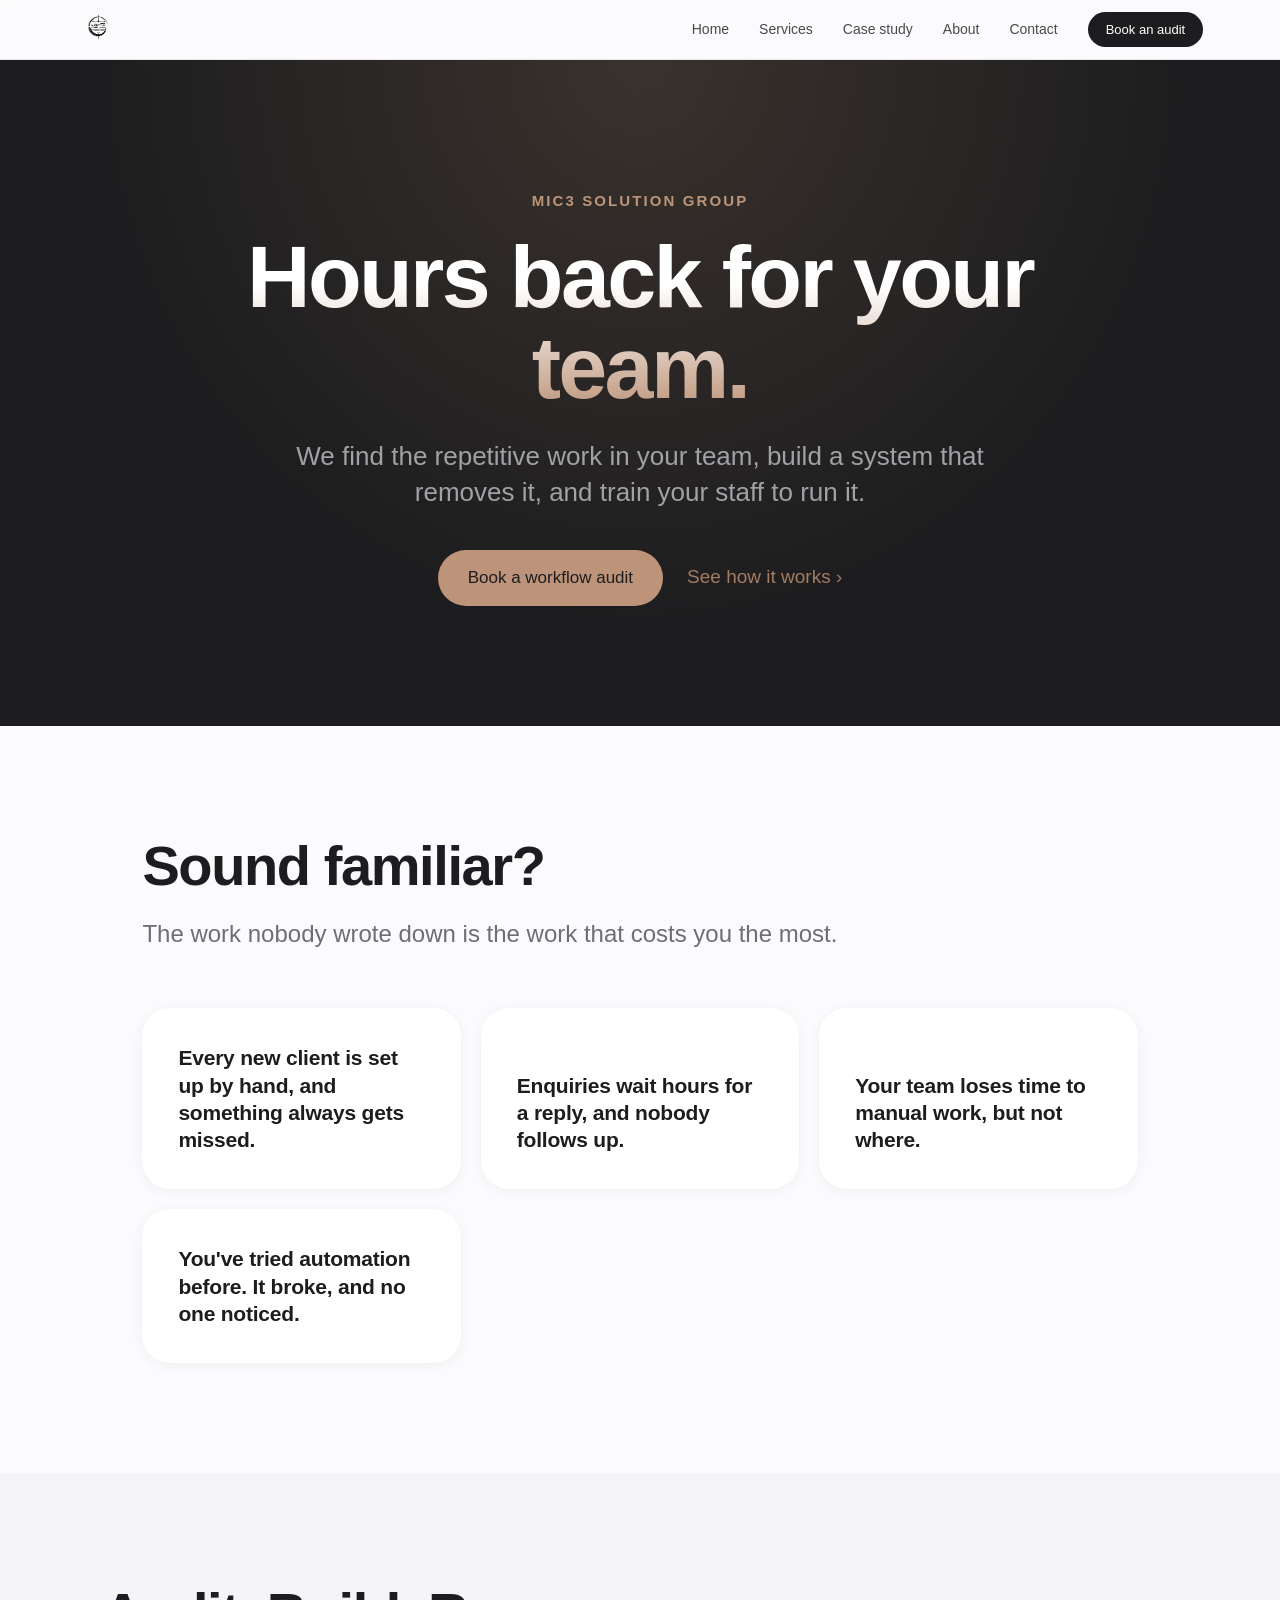
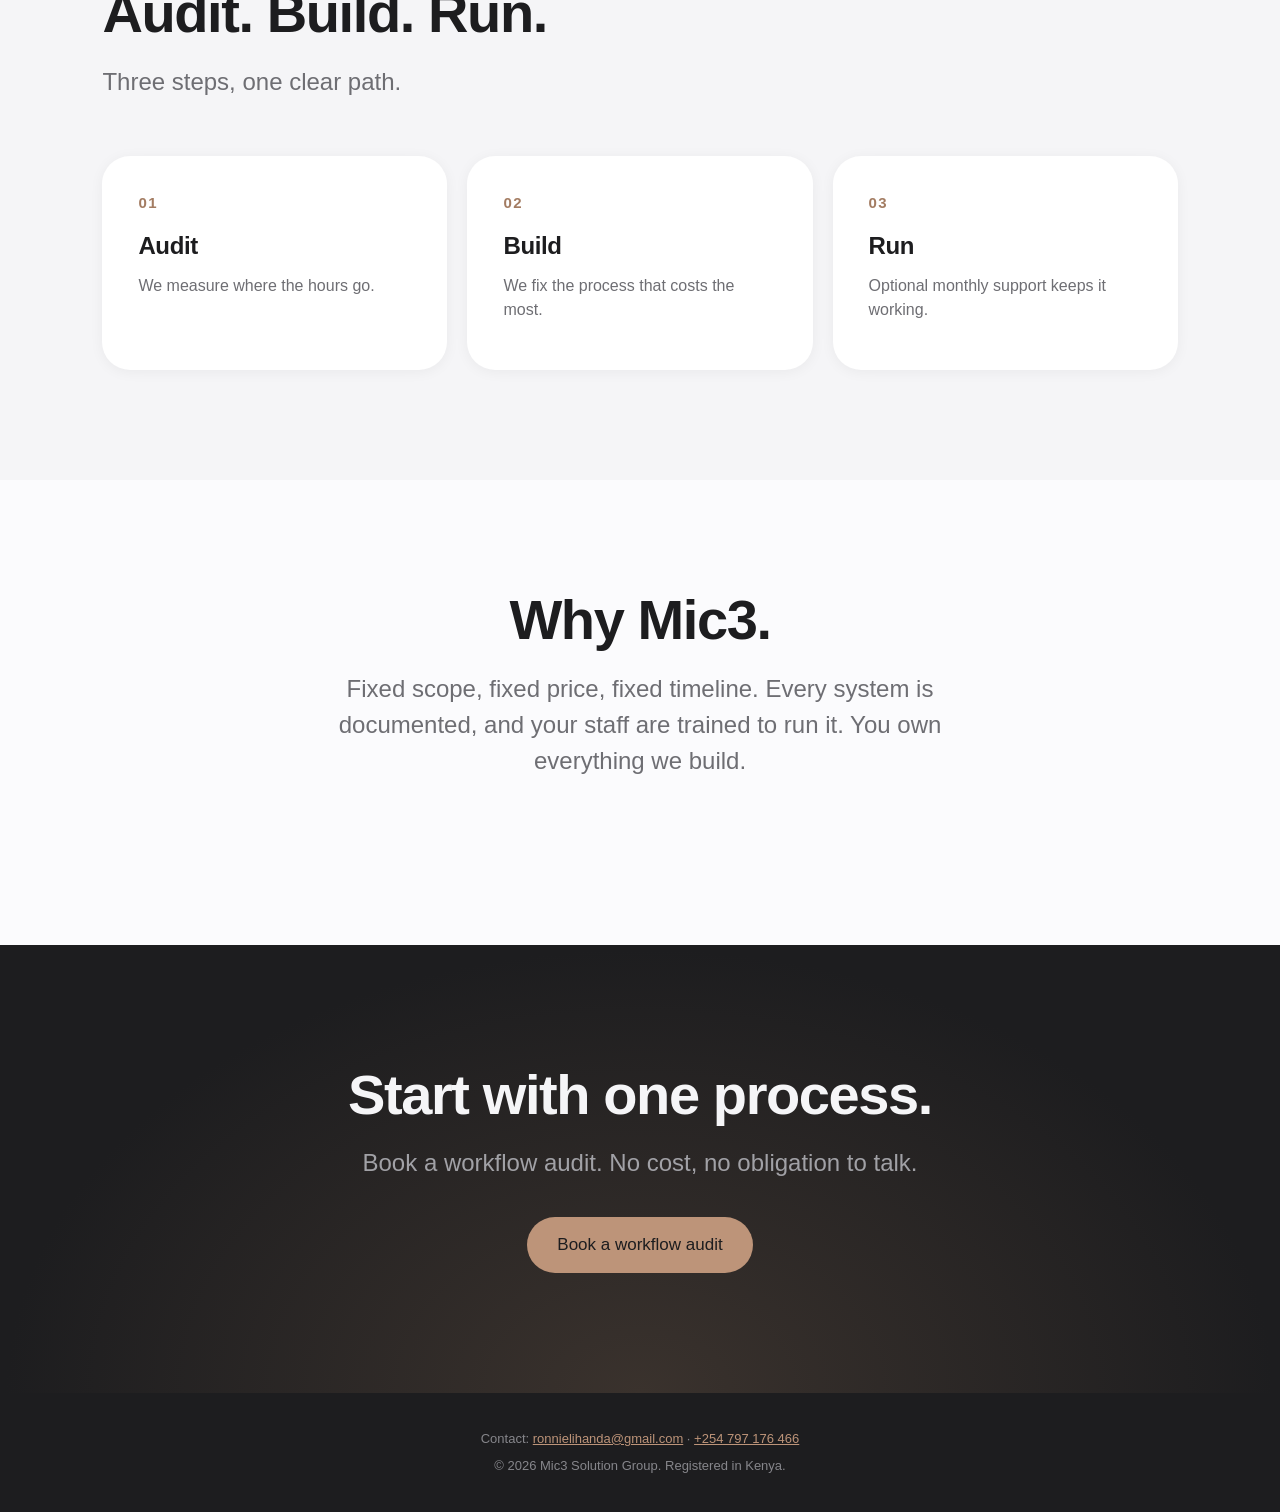
<file: index.html>
<!doctype html><html lang="en"><head><meta charset="utf-8"><meta name="viewport" content="width=device-width,initial-scale=1"><title>Mic3 Solution Group</title><link rel="stylesheet" href="style.css"></head><body><header><a href="index.html"><img src="assets/logo-black.png" alt="Mic3 Solution Group"></a><nav><a href="index.html">Home</a><a href="services.html">Services</a><a href="case-study.html">Case study</a><a href="about.html">About</a><a href="contact.html">Contact</a><a class="btn" href="book-an-audit.html">Book an audit</a></nav></header>
<div class="hero"><p class="eyebrow">Mic3 Solution Group</p><h1>Hours back for your team.</h1><p class="sub">We find the repetitive work in your team, build a system that removes it, and train your staff to run it.</p><a class="btn copper" href="book-an-audit.html">Book a workflow audit</a><a class="link" href="#how">See how it works &rsaquo;</a></div>
<section class="pain"><h2 class="reveal">Sound familiar?</h2><p class="lead reveal">The work nobody wrote down is the work that costs you the most.</p><div class="grid">
<div class="card reveal">Every new client is set up by hand, and something always gets missed.</div><div class="card reveal">Enquiries wait hours for a reply, and nobody follows up.</div><div class="card reveal">Your team loses time to manual work, but not where.</div><div class="card reveal">You've tried automation before. It broke, and no one noticed.</div></div></section>
<section class="full" id="how"><div><h2 class="reveal">Audit. Build. Run.</h2><p class="lead reveal">Three steps, one clear path.</p><div class="grid">
<div class="card reveal"><div class="num">01</div><h3>Audit</h3><p>We measure where the hours go.</p></div><div class="card reveal"><div class="num">02</div><h3>Build</h3><p>We fix the process that costs the most.</p></div><div class="card reveal"><div class="num">03</div><h3>Run</h3><p>Optional monthly support keeps it working.</p></div></div></div></section>
<section class="center"><h2 class="reveal">Why Mic3.</h2><p class="lead reveal">Fixed scope, fixed price, fixed timeline. Every system is documented, and your staff are trained to run it. You own everything we build.</p></section>
<section class="cta"><h2 class="reveal">Start with one process.</h2><p class="lead reveal">Book a workflow audit. No cost, no obligation to talk.</p><a class="btn copper" href="book-an-audit.html">Book a workflow audit</a></section>
<footer><p style="margin:0 0 8px">Contact: <a href="mailto:ronnielihanda@gmail.com" style="color:#bd9479">ronnielihanda@gmail.com</a> &middot; <a href="tel:+254797176466" style="color:#bd9479">+254 797 176 466</a></p>&copy; 2026 Mic3 Solution Group. Registered in Kenya.</footer><script src="script.js"></script></body></html>
</file>
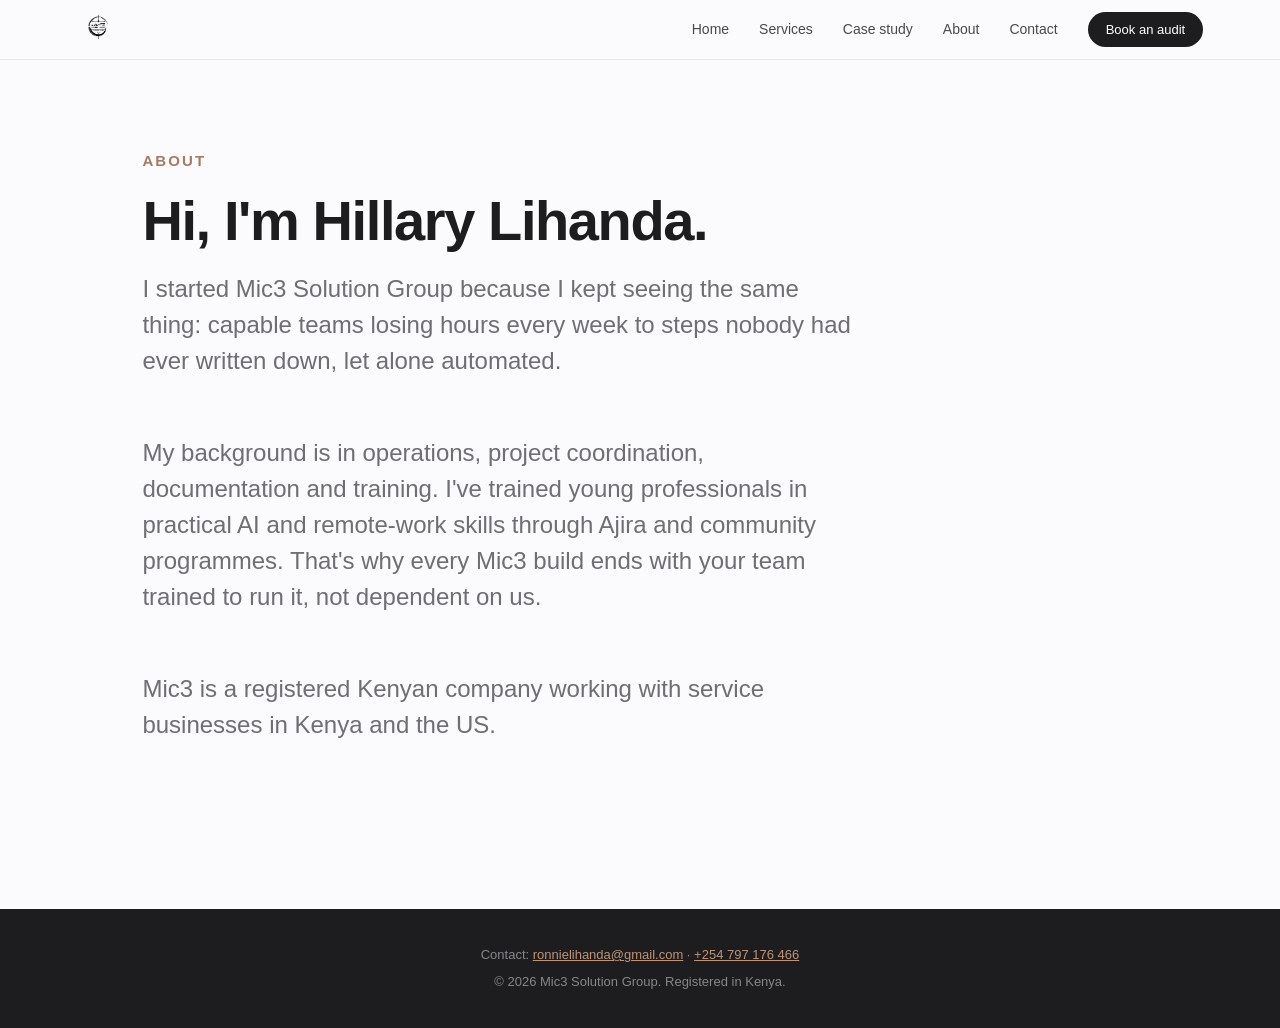
<file: about.html>
<!doctype html><html lang="en"><head><meta charset="utf-8"><meta name="viewport" content="width=device-width,initial-scale=1"><title>Mic3 Solution Group</title><link rel="stylesheet" href="style.css"></head><body><header><a href="index.html"><img src="assets/logo-black.png" alt="Mic3 Solution Group"></a><nav><a href="index.html">Home</a><a href="services.html">Services</a><a href="case-study.html">Case study</a><a href="about.html">About</a><a href="contact.html">Contact</a><a class="btn" href="book-an-audit.html">Book an audit</a></nav></header>
<section class="page"><p class="eyebrow" style="color:var(--copper-d)">About</p><h2 class="reveal">Hi, I'm Hillary Lihanda.</h2><p class="lead reveal">I started Mic3 Solution Group because I kept seeing the same thing: capable teams losing hours every week to steps nobody had ever written down, let alone automated.</p><p class="lead reveal">My background is in operations, project coordination, documentation and training. I've trained young professionals in practical AI and remote-work skills through Ajira and community programmes. That's why every Mic3 build ends with your team trained to run it, not dependent on us.</p><p class="lead reveal">Mic3 is a registered Kenyan company working with service businesses in Kenya and the US.</p></section>
<footer><p style="margin:0 0 8px">Contact: <a href="mailto:ronnielihanda@gmail.com" style="color:#bd9479">ronnielihanda@gmail.com</a> &middot; <a href="tel:+254797176466" style="color:#bd9479">+254 797 176 466</a></p>&copy; 2026 Mic3 Solution Group. Registered in Kenya.</footer><script src="script.js"></script></body></html>
</file>
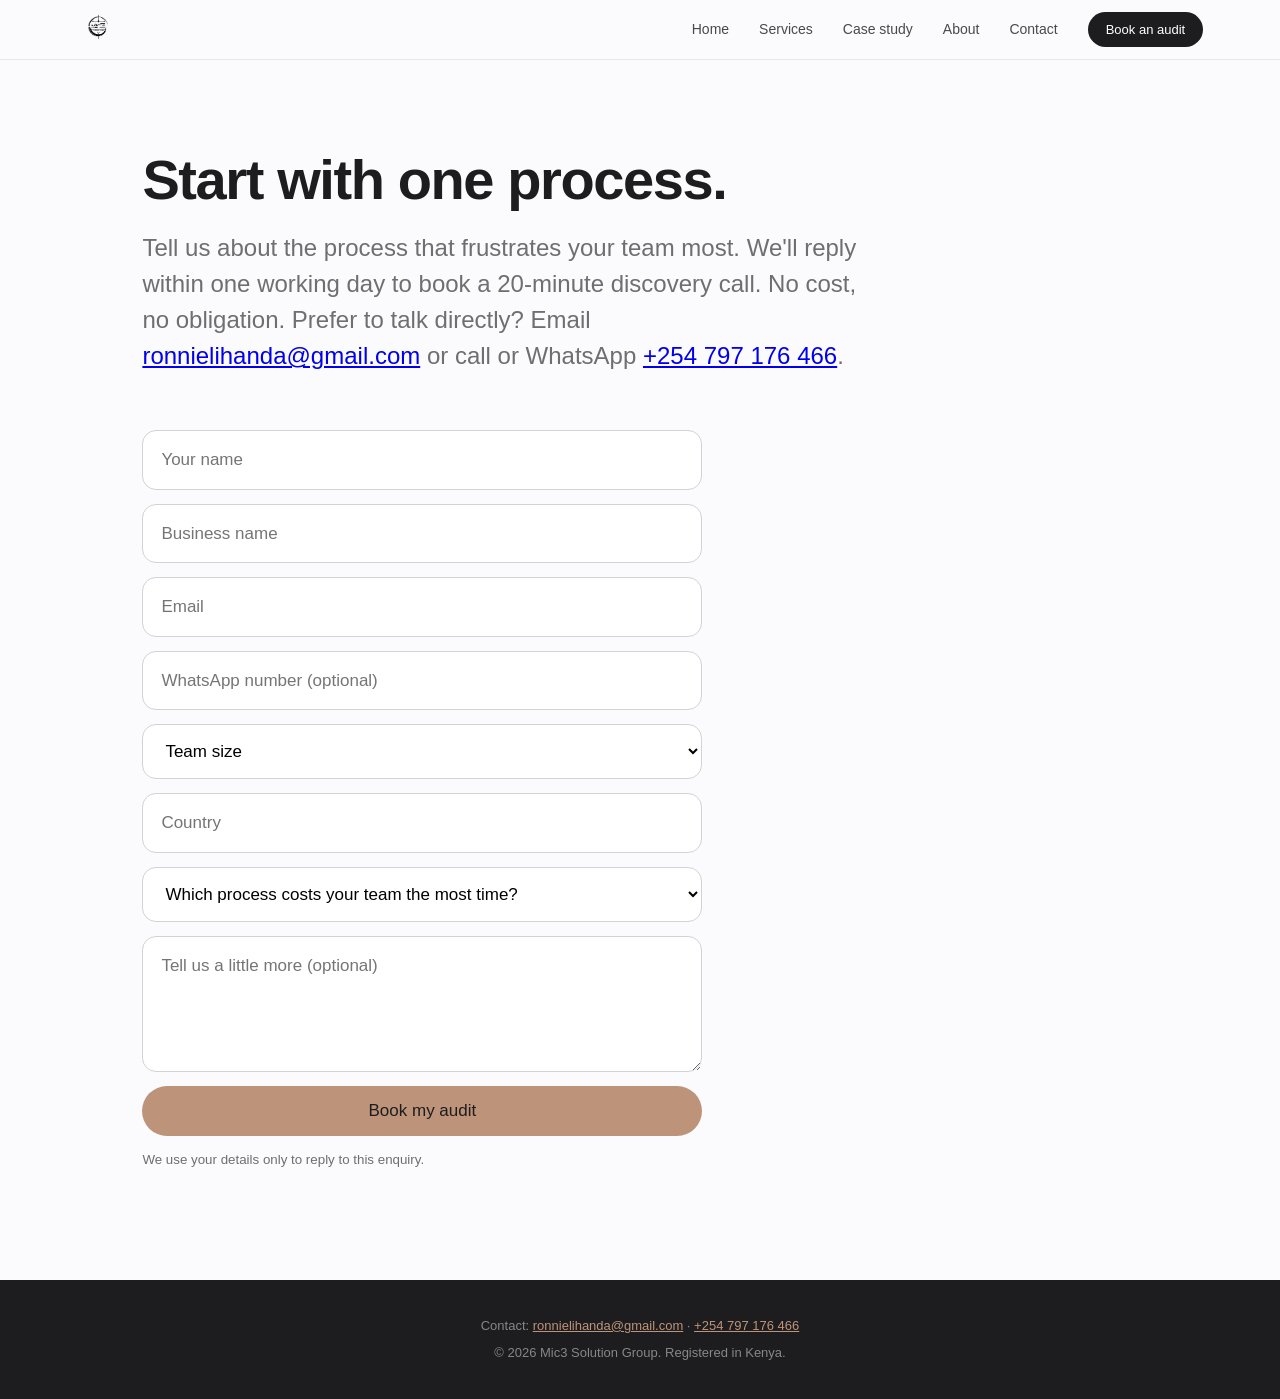
<file: book-an-audit.html>
<!doctype html><html lang="en"><head><meta charset="utf-8"><meta name="viewport" content="width=device-width,initial-scale=1"><title>Mic3 Solution Group</title><link rel="stylesheet" href="style.css"></head><body><header><a href="index.html"><img src="assets/logo-black.png" alt="Mic3 Solution Group"></a><nav><a href="index.html">Home</a><a href="services.html">Services</a><a href="case-study.html">Case study</a><a href="about.html">About</a><a href="contact.html">Contact</a><a class="btn" href="book-an-audit.html">Book an audit</a></nav></header>
<section class="page"><h2 class="reveal">Start with one process.</h2><p class="lead reveal">Tell us about the process that frustrates your team most. We'll reply within one working day to book a 20-minute discovery call. No cost, no obligation. Prefer to talk directly? Email <a href="mailto:ronnielihanda@gmail.com">ronnielihanda@gmail.com</a> or call or WhatsApp <a href="tel:+254797176466">+254 797 176 466</a>.</p>
<form id="audit" action="https://docs.google.com/forms/d/e/1FAIpQLSeuugzOT75_ex-doepuzCczFILQBc9Z5oEHg3XPIechMA7hEw/formResponse" method="POST" target="hidden_iframe">
<input name="entry.1329735091" placeholder="Your name" required>
<input name="entry.23538122" placeholder="Business name" required>
<input name="entry.315054603" type="email" placeholder="Email" required>
<input name="entry.870682862" placeholder="WhatsApp number (optional)">
<select name="entry.2019257684" required><option value="" disabled selected>Team size</option><option>1 to 4</option><option>5 to 20</option><option>21 to 50</option><option>50+</option></select>
<input name="entry.1490357343" placeholder="Country" required>
<select name="entry.534473773" id="pain" required><option value="" disabled selected>Which process costs your team the most time?</option><option>Client enquiries and follow-up</option><option>Onboarding new clients or projects</option><option>Proposals and quotes</option><option>Invoicing and payment reminders</option><option>Reporting and spreadsheets</option><option>Team tasks and project tracking</option><option>Something else?</option></select>
<textarea name="entry.1069339304" id="more" rows="4" placeholder="Tell us a little more (optional)"></textarea>
<button class="btn copper" style="cursor:pointer">Book my audit</button>
<small>We use your details only to reply to this enquiry.</small></form>
<div id="thanks" style="display:none;max-width:560px;padding:36px;border-radius:28px;background:#fff;box-shadow:0 2px 14px rgba(0,0,0,.05)"><h3>Thank you.</h3><p>We'll reply within one working day to book your 20-minute discovery call.</p></div>
<iframe name="hidden_iframe" id="hidden_iframe" style="display:none"></iframe>
<script>var sent=false;document.getElementById("audit").addEventListener("submit",function(){sent=true;var m=document.getElementById("more");if(!m.value.trim())m.value="n/a"});document.getElementById("hidden_iframe").addEventListener("load",function(){if(sent){document.getElementById("audit").style.display="none";document.getElementById("thanks").style.display="block"}});</script></section>
<footer><p style="margin:0 0 8px">Contact: <a href="mailto:ronnielihanda@gmail.com" style="color:#bd9479">ronnielihanda@gmail.com</a> &middot; <a href="tel:+254797176466" style="color:#bd9479">+254 797 176 466</a></p>&copy; 2026 Mic3 Solution Group. Registered in Kenya.</footer><script src="script.js"></script></body></html>
</file>
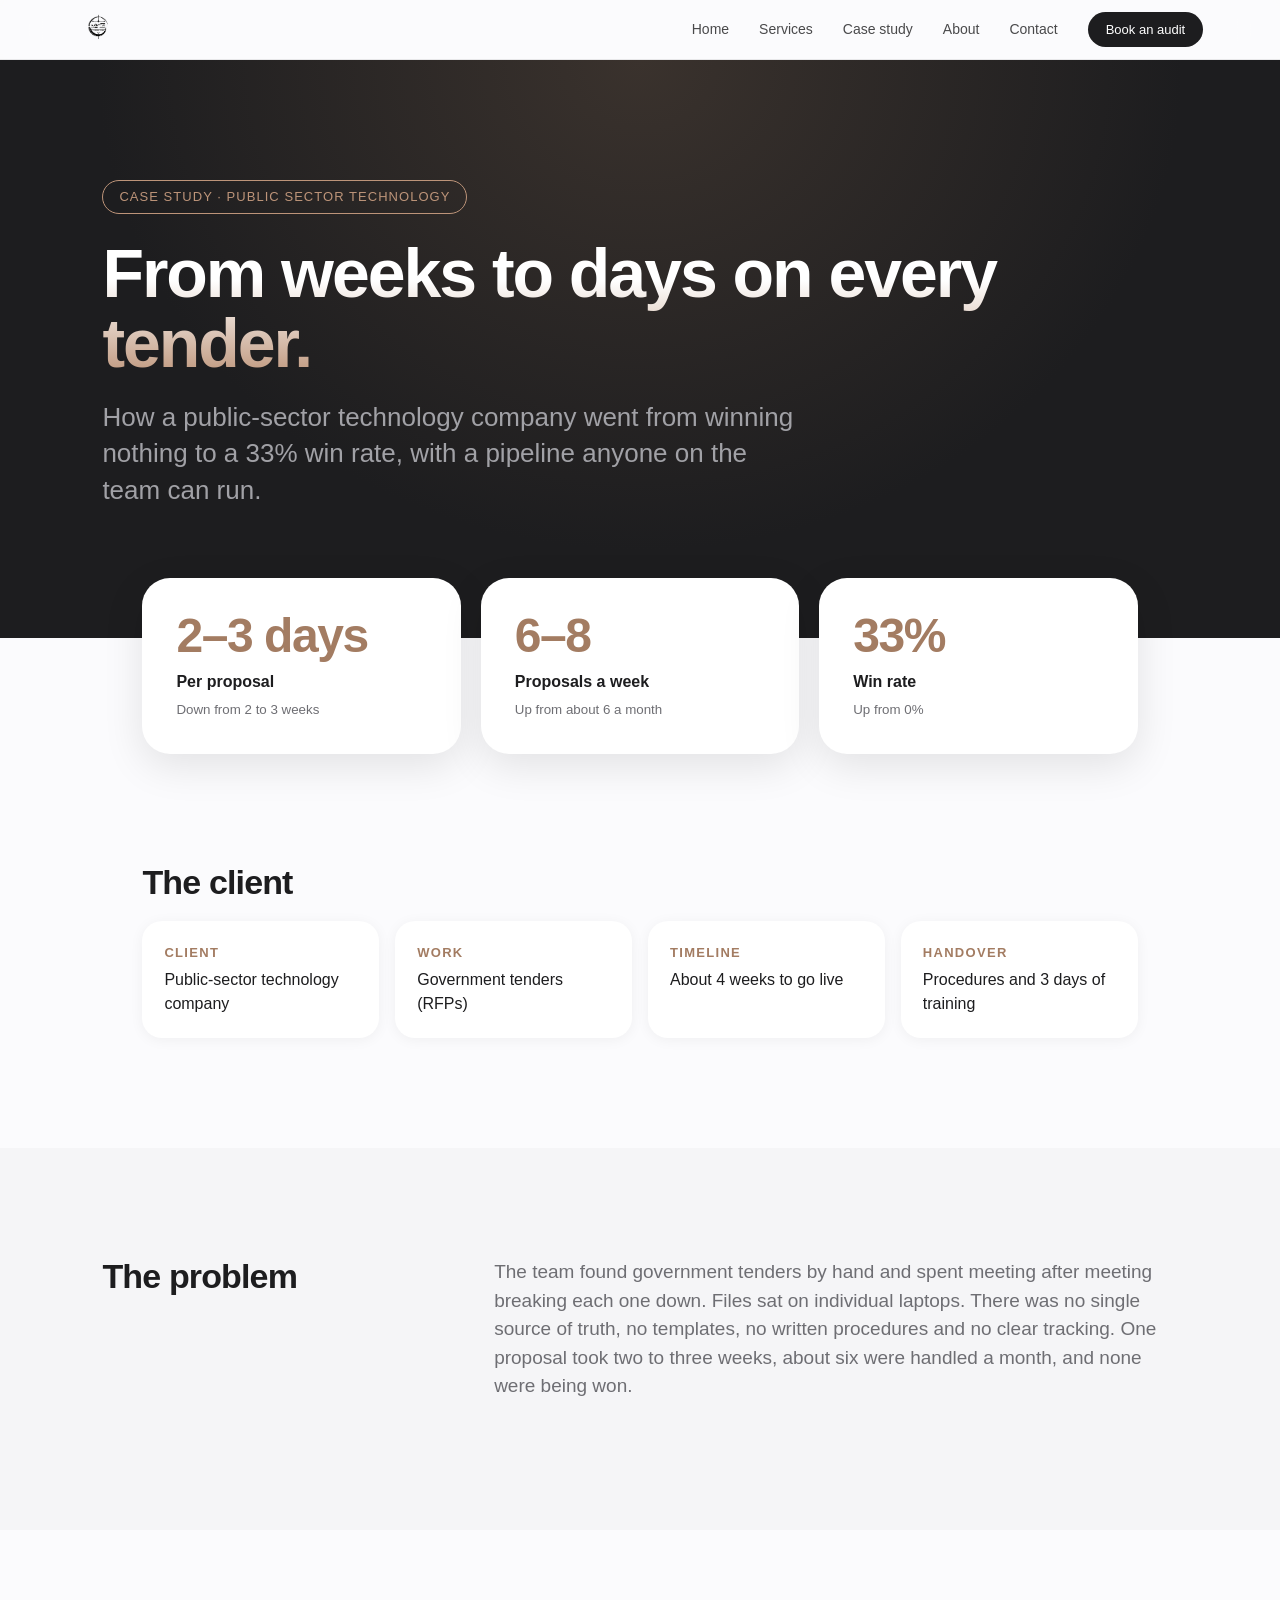
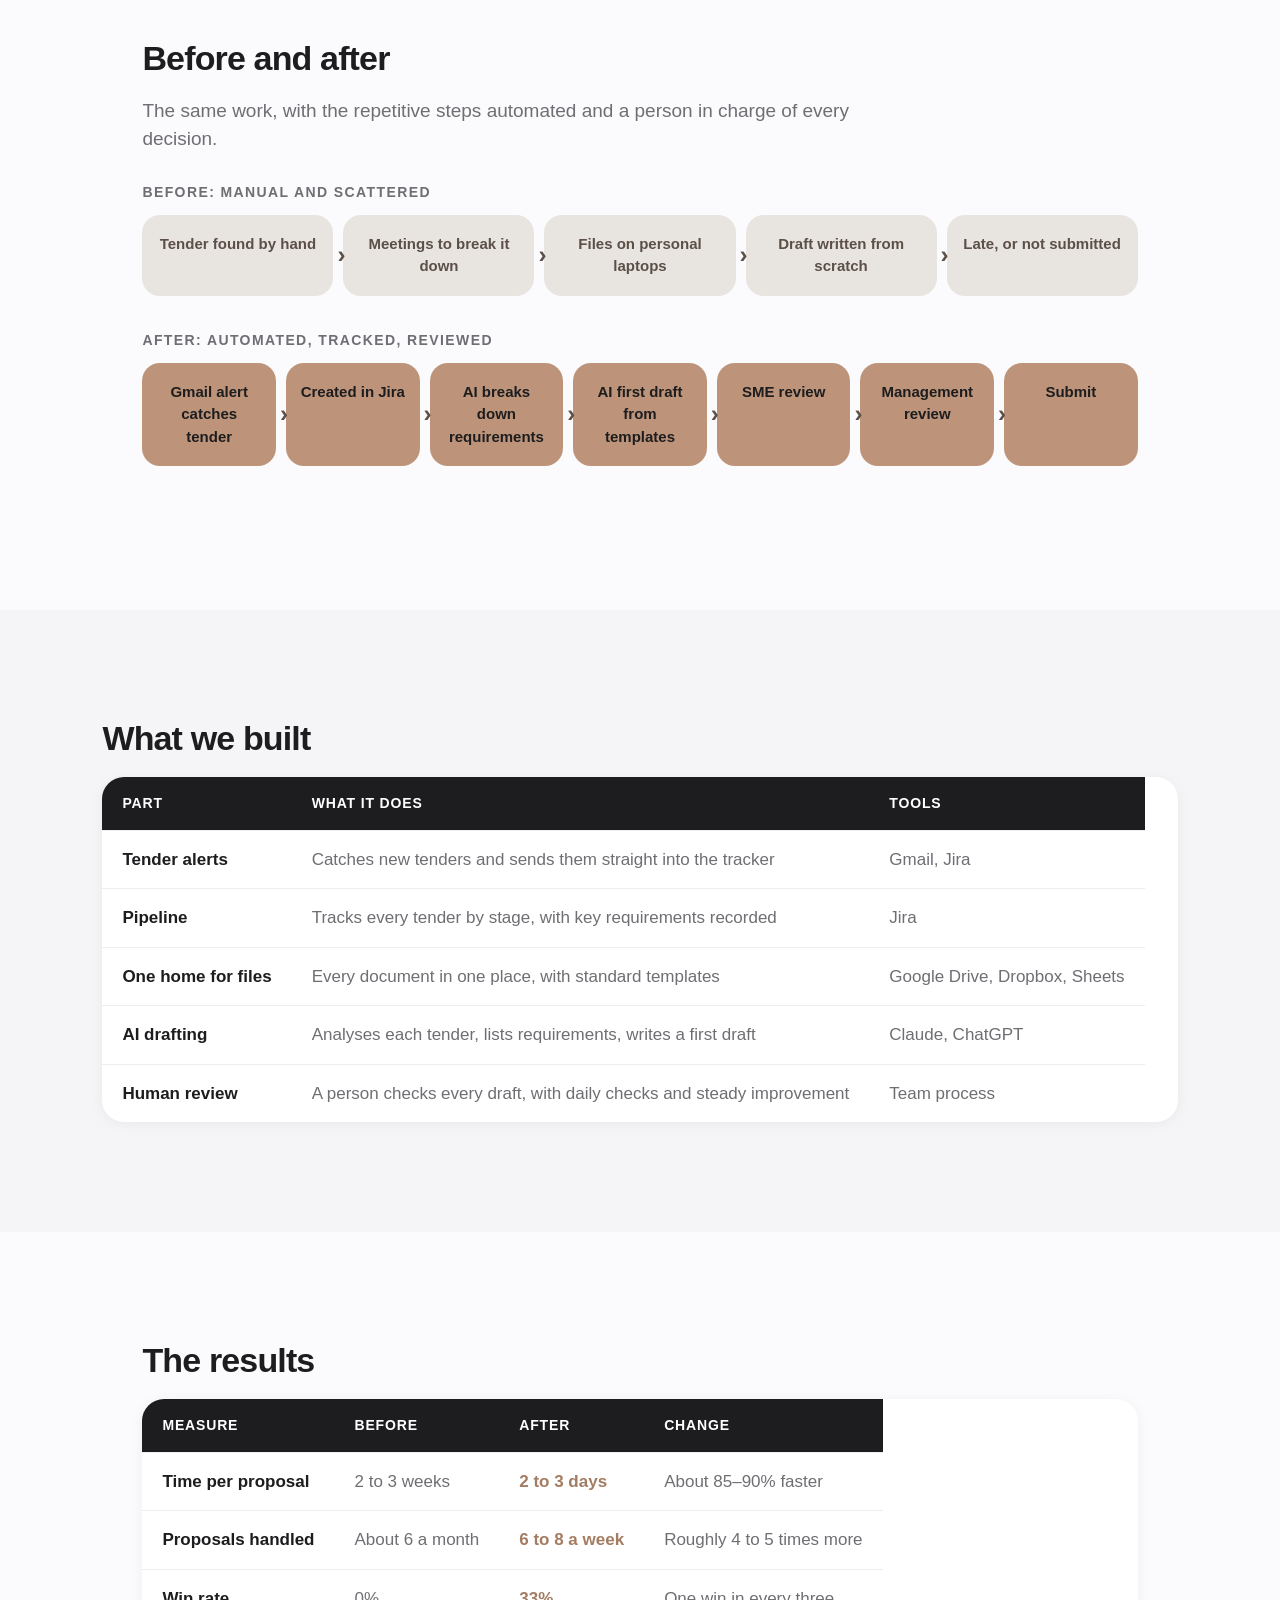
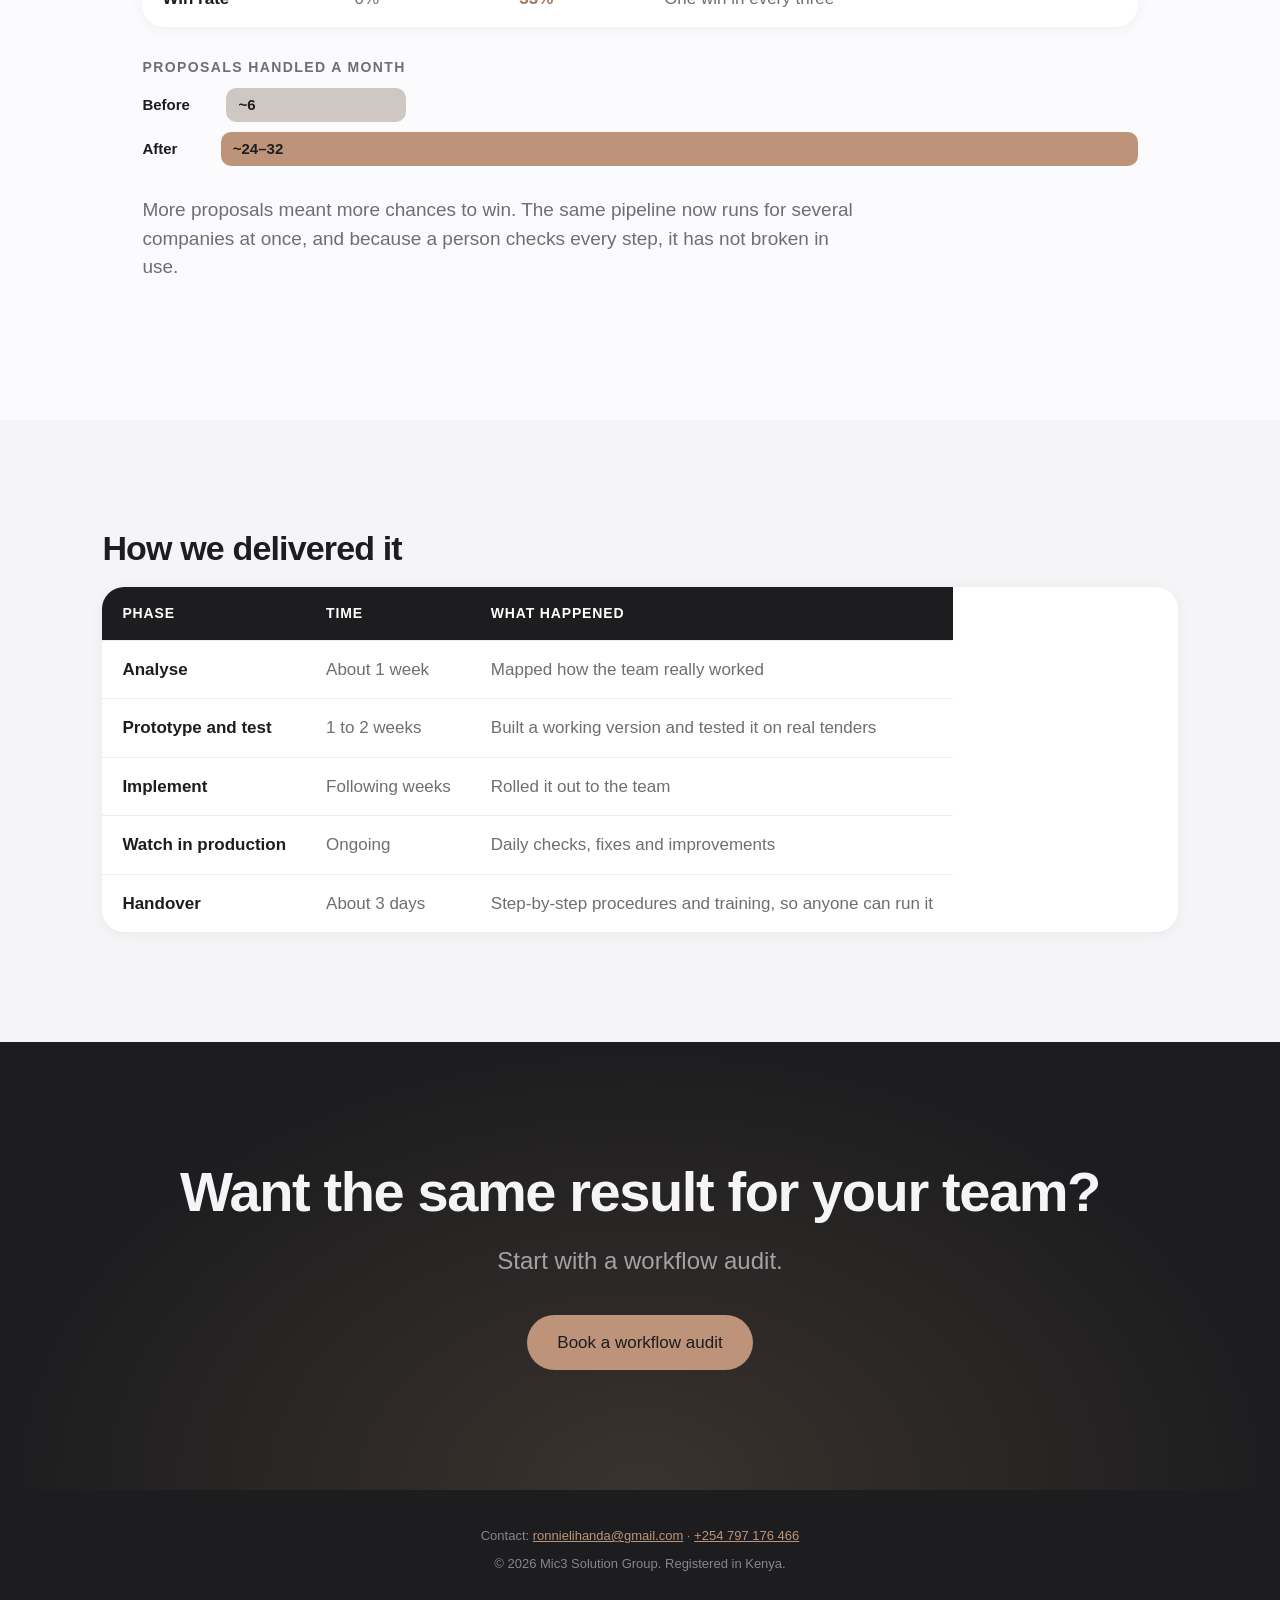
<file: case-study.html>
<!doctype html><html lang="en"><head><meta charset="utf-8"><meta name="viewport" content="width=device-width,initial-scale=1"><title>Mic3 Solution Group</title><link rel="stylesheet" href="style.css"></head><body><header><a href="index.html"><img src="assets/logo-black.png" alt="Mic3 Solution Group"></a><nav><a href="index.html">Home</a><a href="services.html">Services</a><a href="case-study.html">Case study</a><a href="about.html">About</a><a href="contact.html">Contact</a><a class="btn" href="book-an-audit.html">Book an audit</a></nav></header>
<div class="hero cs-hero"><span class="tag">Case study &middot; Public sector technology</span><h1>From weeks to days on every tender.</h1><p class="sub" style="margin-left:0">How a public-sector technology company went from winning nothing to a 33% win rate, with a pipeline anyone on the team can run.</p></div>
<div class="stats">
<div class="stat reveal"><div class="big">2&ndash;3 days</div><div class="lbl">Per proposal</div><small>Down from 2 to 3 weeks</small></div>
<div class="stat reveal"><div class="big">6&ndash;8</div><div class="lbl">Proposals a week</div><small>Up from about 6 a month</small></div>
<div class="stat reveal"><div class="big">33%</div><div class="lbl">Win rate</div><small>Up from 0%</small></div></div>
<section><div class="stack reveal"><h2>The client</h2><div class="facts"><div><b>Client</b>Public-sector technology company</div><div><b>Work</b>Government tenders (RFPs)</div><div><b>Timeline</b>About 4 weeks to go live</div><div><b>Handover</b>Procedures and 3 days of training</div></div></div></section>
<section class="full"><div><div class="two reveal"><h2>The problem</h2><p>The team found government tenders by hand and spent meeting after meeting breaking each one down. Files sat on individual laptops. There was no single source of truth, no templates, no written procedures and no clear tracking. One proposal took two to three weeks, about six were handled a month, and none were being won.</p></div></div></section>
<section><div class="stack reveal"><h2>Before and after</h2><p class="intro">The same work, with the repetitive steps automated and a person in charge of every decision.</p>
<p class="flowlabel">Before: manual and scattered</p><div class="flow before"><span>Tender found by hand</span><span>Meetings to break it down</span><span>Files on personal laptops</span><span>Draft written from scratch</span><span>Late, or not submitted</span></div>
<p class="flowlabel">After: automated, tracked, reviewed</p><div class="flow after"><span>Gmail alert catches tender</span><span>Created in Jira</span><span>AI breaks down requirements</span><span>AI first draft from templates</span><span>SME review</span><span>Management review</span><span>Submit</span></div></div></section>
<section class="full"><div><div class="stack reveal"><h2>What we built</h2><table class="tbl"><tr><th>Part</th><th>What it does</th><th>Tools</th></tr>
<tr><td>Tender alerts</td><td>Catches new tenders and sends them straight into the tracker</td><td>Gmail, Jira</td></tr>
<tr><td>Pipeline</td><td>Tracks every tender by stage, with key requirements recorded</td><td>Jira</td></tr>
<tr><td>One home for files</td><td>Every document in one place, with standard templates</td><td>Google Drive, Dropbox, Sheets</td></tr>
<tr><td>AI drafting</td><td>Analyses each tender, lists requirements, writes a first draft</td><td>Claude, ChatGPT</td></tr>
<tr><td>Human review</td><td>A person checks every draft, with daily checks and steady improvement</td><td>Team process</td></tr></table></div></div></section>
<section><div class="stack reveal"><h2>The results</h2><table class="tbl"><tr><th>Measure</th><th>Before</th><th>After</th><th>Change</th></tr>
<tr><td>Time per proposal</td><td>2 to 3 weeks</td><td class="win">2 to 3 days</td><td>About 85&ndash;90% faster</td></tr>
<tr><td>Proposals handled</td><td>About 6 a month</td><td class="win">6 to 8 a week</td><td>Roughly 4 to 5 times more</td></tr>
<tr><td>Win rate</td><td>0%</td><td class="win">33%</td><td>One win in every three</td></tr></table>
<div class="bars"><p class="flowlabel">Proposals handled a month</p><div class="bar"><i>Before</i><em class="b1">~6</em></div><div class="bar"><i>After</i><em class="b2">~24&ndash;32</em></div></div>
<p class="intro" style="margin-top:30px">More proposals meant more chances to win. The same pipeline now runs for several companies at once, and because a person checks every step, it has not broken in use.</p></div></section>
<section class="full"><div><div class="stack reveal"><h2>How we delivered it</h2><table class="tbl"><tr><th>Phase</th><th>Time</th><th>What happened</th></tr>
<tr><td>Analyse</td><td>About 1 week</td><td>Mapped how the team really worked</td></tr>
<tr><td>Prototype and test</td><td>1 to 2 weeks</td><td>Built a working version and tested it on real tenders</td></tr>
<tr><td>Implement</td><td>Following weeks</td><td>Rolled it out to the team</td></tr>
<tr><td>Watch in production</td><td>Ongoing</td><td>Daily checks, fixes and improvements</td></tr>
<tr><td>Handover</td><td>About 3 days</td><td>Step-by-step procedures and training, so anyone can run it</td></tr></table></div></div></section>
<section class="cta"><h2 class="reveal">Want the same result for your team?</h2><p class="lead reveal">Start with a workflow audit.</p><a class="btn copper" href="book-an-audit.html">Book a workflow audit</a></section><footer><p style="margin:0 0 8px">Contact: <a href="mailto:ronnielihanda@gmail.com" style="color:#bd9479">ronnielihanda@gmail.com</a> &middot; <a href="tel:+254797176466" style="color:#bd9479">+254 797 176 466</a></p>&copy; 2026 Mic3 Solution Group. Registered in Kenya.</footer><script src="script.js"></script></body></html>
</file>
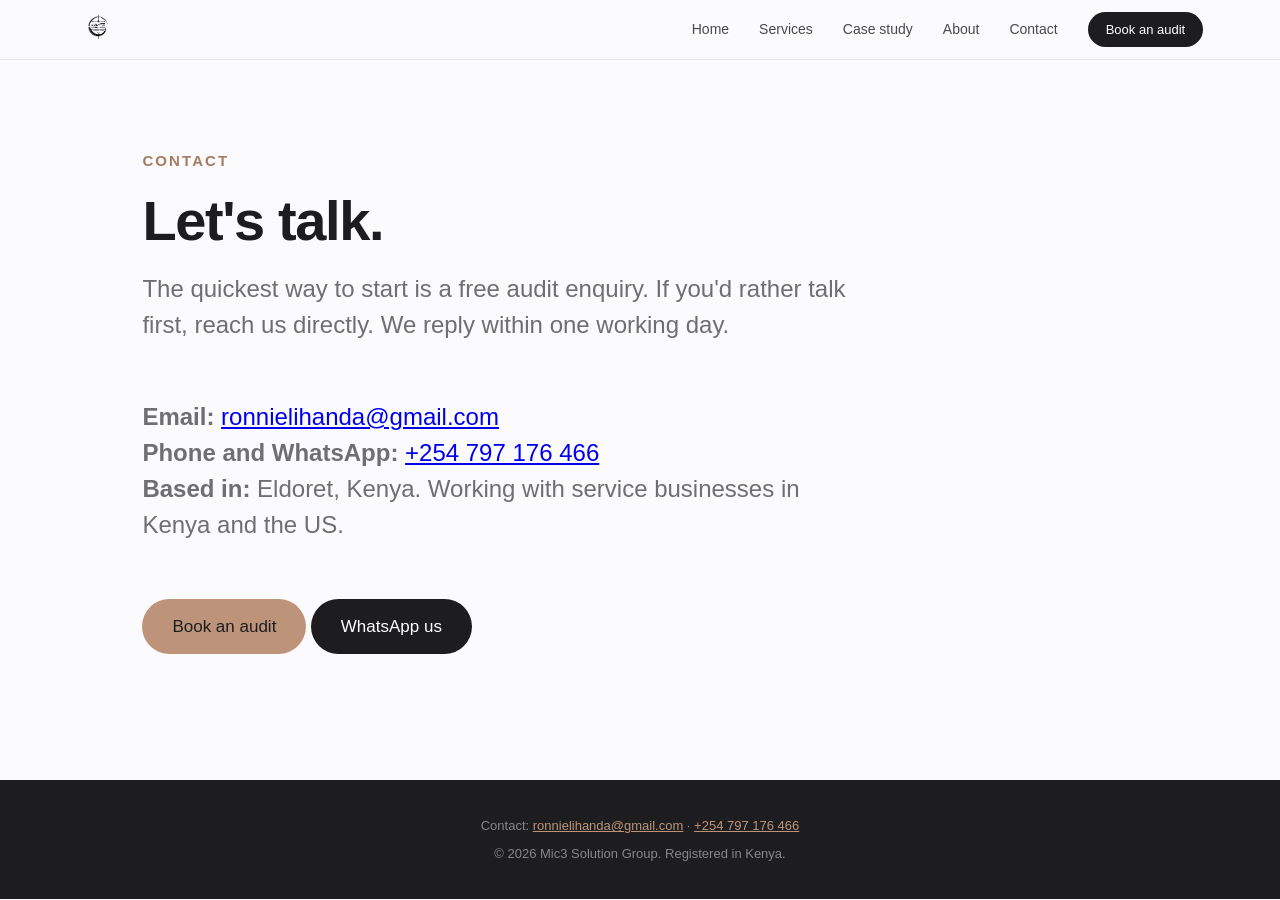
<file: contact.html>
<!doctype html><html lang="en"><head><meta charset="utf-8"><meta name="viewport" content="width=device-width,initial-scale=1"><title>Contact | Mic3 Solution Group</title><link rel="stylesheet" href="style.css"></head><body><header><a href="index.html"><img src="assets/logo-black.png" alt="Mic3 Solution Group"></a><nav><a href="index.html">Home</a><a href="services.html">Services</a><a href="case-study.html">Case study</a><a href="about.html">About</a><a href="contact.html">Contact</a><a class="btn" href="book-an-audit.html">Book an audit</a></nav></header>
<section class="page"><p class="eyebrow" style="color:var(--copper-d)">Contact</p><h2 class="reveal">Let's talk.</h2><p class="lead reveal">The quickest way to start is a free audit enquiry. If you'd rather talk first, reach us directly. We reply within one working day.</p>
<p class="lead reveal"><b>Email:</b> <a href="mailto:ronnielihanda@gmail.com">ronnielihanda@gmail.com</a><br><b>Phone and WhatsApp:</b> <a href="tel:+254797176466">+254 797 176 466</a><br><b>Based in:</b> Eldoret, Kenya. Working with service businesses in Kenya and the US.</p>
<p class="reveal"><a class="btn copper" href="book-an-audit.html">Book an audit</a> <a class="btn" href="https://wa.me/254797176466">WhatsApp us</a></p></section>
<footer><p style="margin:0 0 8px">Contact: <a href="mailto:ronnielihanda@gmail.com" style="color:#bd9479">ronnielihanda@gmail.com</a> &middot; <a href="tel:+254797176466" style="color:#bd9479">+254 797 176 466</a></p>&copy; 2026 Mic3 Solution Group. Registered in Kenya.</footer><script src="script.js"></script></body></html>
</file>
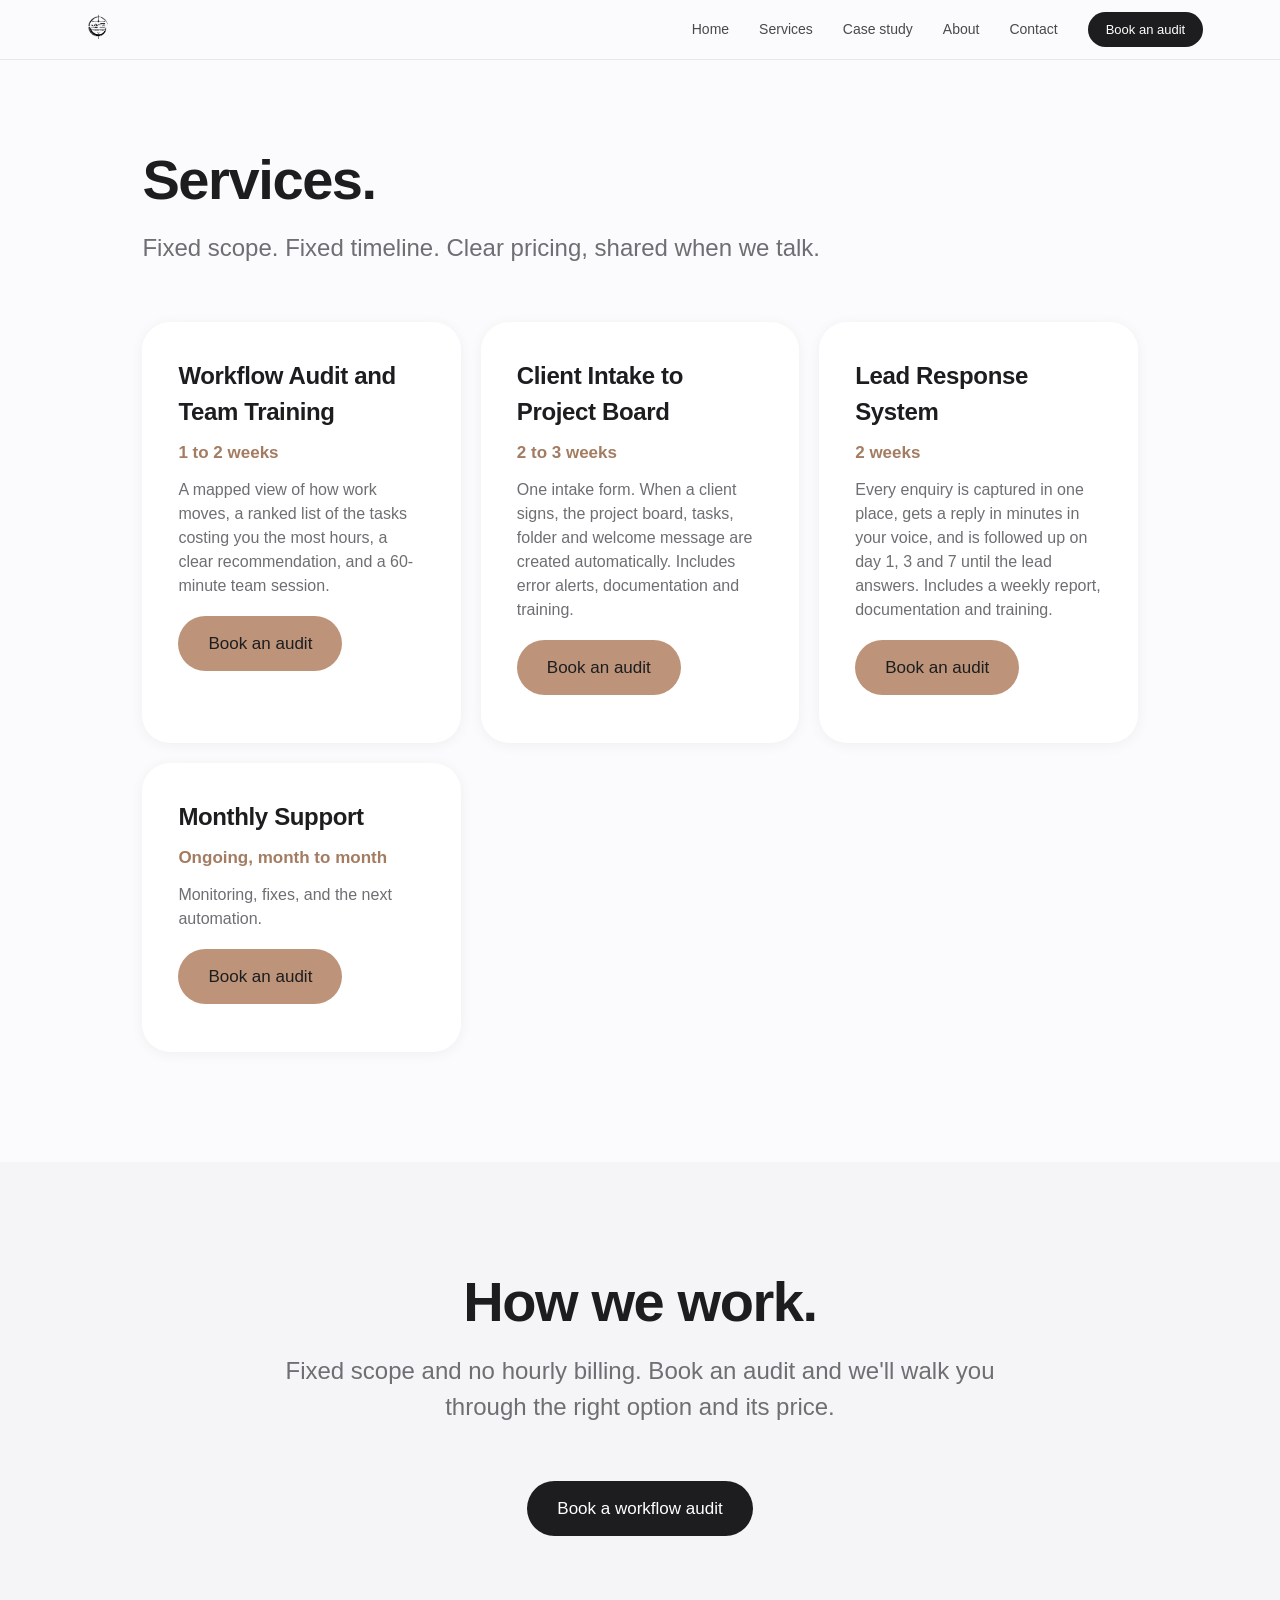
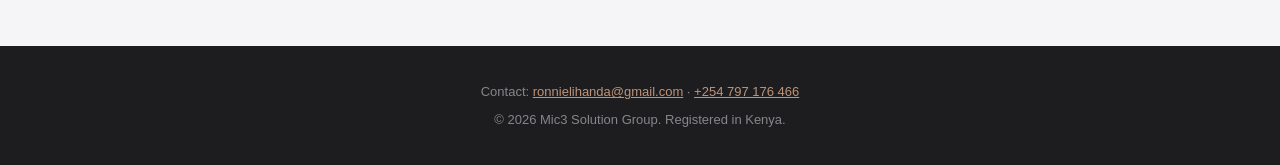
<file: services.html>
<!doctype html><html lang="en"><head><meta charset="utf-8"><meta name="viewport" content="width=device-width,initial-scale=1"><title>Mic3 Solution Group</title><link rel="stylesheet" href="style.css"></head><body><header><a href="index.html"><img src="assets/logo-black.png" alt="Mic3 Solution Group"></a><nav><a href="index.html">Home</a><a href="services.html">Services</a><a href="case-study.html">Case study</a><a href="about.html">About</a><a href="contact.html">Contact</a><a class="btn" href="book-an-audit.html">Book an audit</a></nav></header>
<section class="page"><h2 class="reveal">Services.</h2><p class="lead reveal">Fixed scope. Fixed timeline. Clear pricing, shared when we talk.</p><div class="grid">
<div class="card reveal"><h3>Workflow Audit and Team Training</h3><p class="price">1 to 2 weeks</p><p>A mapped view of how work moves, a ranked list of the tasks costing you the most hours, a clear recommendation, and a 60-minute team session.</p><p style="margin-top:18px"><a class="btn copper" href="book-an-audit.html">Book an audit</a></p></div>
<div class="card reveal"><h3>Client Intake to Project Board</h3><p class="price">2 to 3 weeks</p><p>One intake form. When a client signs, the project board, tasks, folder and welcome message are created automatically. Includes error alerts, documentation and training.</p><p style="margin-top:18px"><a class="btn copper" href="book-an-audit.html">Book an audit</a></p></div>
<div class="card reveal"><h3>Lead Response System</h3><p class="price">2 weeks</p><p>Every enquiry is captured in one place, gets a reply in minutes in your voice, and is followed up on day 1, 3 and 7 until the lead answers. Includes a weekly report, documentation and training.</p><p style="margin-top:18px"><a class="btn copper" href="book-an-audit.html">Book an audit</a></p></div>
<div class="card reveal"><h3>Monthly Support</h3><p class="price">Ongoing, month to month</p><p>Monitoring, fixes, and the next automation.</p><p style="margin-top:18px"><a class="btn copper" href="book-an-audit.html">Book an audit</a></p></div></div></section>
<section class="full"><div class="center"><h2 class="reveal">How we work.</h2><p class="lead reveal">Fixed scope and no hourly billing. Book an audit and we'll walk you through the right option and its price.</p><a class="btn" href="book-an-audit.html">Book a workflow audit</a></div></section>
<footer><p style="margin:0 0 8px">Contact: <a href="mailto:ronnielihanda@gmail.com" style="color:#bd9479">ronnielihanda@gmail.com</a> &middot; <a href="tel:+254797176466" style="color:#bd9479">+254 797 176 466</a></p>&copy; 2026 Mic3 Solution Group. Registered in Kenya.</footer><script src="script.js"></script></body></html>
</file>
<file: style.css>
:root{--copper:#bd9479;--copper-d:#a37c62;--ink:#1d1d1f;--grey:#6e6e73;--bg:#fbfbfd;--earth:#5b4f47;--card:#fff}
*{box-sizing:border-box}html{scroll-behavior:smooth}
body{margin:0;font-family:-apple-system,BlinkMacSystemFont,"SF Pro Display","Inter","Segoe UI",Roboto,sans-serif;color:var(--ink);background:var(--bg);line-height:1.5;-webkit-font-smoothing:antialiased}
.draft{background:#1d1d1f;color:#d2d2d7;text-align:center;padding:7px;font-size:12px;letter-spacing:.02em}
header{position:sticky;top:0;z-index:10;display:flex;justify-content:space-between;align-items:center;padding:0 max(6%,24px);height:60px;background:rgba(251,251,253,.72);backdrop-filter:saturate(180%) blur(20px);-webkit-backdrop-filter:saturate(180%) blur(20px);border-bottom:1px solid rgba(0,0,0,.08)}
header img{height:46px;display:block}
nav{display:flex;align-items:center;gap:30px}nav a{color:var(--ink);text-decoration:none;font-size:14px;opacity:.8;transition:.2s}nav a:hover{opacity:1}
nav a.btn{opacity:1;padding:8px 18px;font-size:13px}
.btn{display:inline-block;background:var(--ink);color:#fff;padding:15px 30px;border-radius:980px;text-decoration:none;font-weight:500;font-size:17px;transition:transform .2s,background .2s;border:0}
.btn:hover{background:#000;transform:scale(1.03)}
.btn.copper{background:var(--copper);color:#1d1d1f}.btn.copper:hover{background:var(--copper-d)}
.link{color:var(--copper-d);text-decoration:none;font-size:19px;margin-left:24px}.link:hover{text-decoration:underline}
.hero{text-align:center;padding:130px 8% 120px;background:radial-gradient(ellipse at 50% 0%,#3a322d 0%,#1d1d1f 60%);color:#f5f5f7}
.eyebrow{color:var(--copper);font-size:15px;font-weight:600;letter-spacing:.14em;text-transform:uppercase;margin:0 0 18px}
.hero h1{font-size:clamp(42px,7.5vw,88px);line-height:1.04;letter-spacing:-.03em;font-weight:700;margin:0 auto 24px;max-width:960px;background:linear-gradient(180deg,#fff 30%,#bd9479);-webkit-background-clip:text;background-clip:text;color:transparent}
.hero p.sub{font-size:clamp(19px,2.2vw,26px);color:#a1a1a6;max-width:700px;margin:0 auto 40px;line-height:1.4}
section{padding:110px max(8%,24px);max-width:1200px;margin:0 auto}
section.full{max-width:none;background:#f5f5f7}section.full>div{max-width:1200px;margin:0 auto}
h2{font-size:clamp(32px,5vw,56px);line-height:1.08;letter-spacing:-.025em;font-weight:700;margin:0 0 20px;color:var(--ink)}
.lead{font-size:clamp(18px,2vw,24px);color:var(--grey);max-width:720px;margin:0 0 56px}
.grid{display:grid;grid-template-columns:repeat(auto-fit,minmax(260px,1fr));gap:20px}
.card{background:var(--card);border-radius:28px;padding:36px;box-shadow:0 2px 14px rgba(0,0,0,.05);transition:transform .35s,box-shadow .35s}
.card:hover{transform:translateY(-6px);box-shadow:0 18px 40px rgba(0,0,0,.09)}
.card h3{font-size:24px;letter-spacing:-.015em;margin:0 0 10px}.card p{color:var(--grey);margin:0 0 12px}
.num{font-size:15px;font-weight:600;color:var(--copper-d);margin-bottom:14px;letter-spacing:.1em}
.price{color:var(--copper-d)!important;font-weight:600;font-size:17px}
.pain .card{font-size:21px;font-weight:600;letter-spacing:-.01em;line-height:1.3;min-height:150px;display:flex;align-items:flex-end}
.center{text-align:center}.center .lead{margin-left:auto;margin-right:auto}
.cta{background:radial-gradient(ellipse at 50% 100%,#3a322d 0%,#1d1d1f 70%);color:#f5f5f7;max-width:none;text-align:center;padding:120px 8%}
.cta h2{color:#f5f5f7}.cta .lead{color:#a1a1a6;margin:0 auto 36px}
form{max-width:560px;display:grid;gap:14px}
input,select,textarea{padding:16px 18px;border:1px solid #d2d2d7;border-radius:14px;font:inherit;font-size:17px;width:100%;background:#fff;transition:.2s}
input:focus,select:focus,textarea:focus{outline:none;border-color:var(--copper);box-shadow:0 0 0 4px rgba(189,148,121,.25)}
small{color:var(--grey)}
.page{padding-top:90px}
footer{padding:36px max(8%,24px);background:#1d1d1f;color:#86868b;font-size:13px;text-align:center}
.reveal{opacity:0;transform:translateY(34px);transition:opacity .9s ease,transform .9s ease}.reveal.in{opacity:1;transform:none}
@media(max-width:700px){section{padding:70px 24px}.hero{padding:90px 24px}}
.cs-hero{padding:120px 8% 90px;text-align:left}
.cs-hero h1{font-size:clamp(38px,6vw,68px);margin:0 0 20px;max-width:900px}
.tag{display:inline-block;border:1px solid var(--copper);color:var(--copper);border-radius:980px;padding:6px 16px;font-size:13px;letter-spacing:.08em;text-transform:uppercase;margin-bottom:24px}
.stats{display:grid;grid-template-columns:repeat(auto-fit,minmax(240px,1fr));gap:20px;margin-top:-60px;position:relative;z-index:2;padding:0 max(8%,24px);max-width:1200px;margin-left:auto;margin-right:auto}
.stat{background:#fff;border-radius:28px;padding:34px;box-shadow:0 12px 40px rgba(0,0,0,.1)}
.stat .big{font-size:48px;font-weight:700;letter-spacing:-.03em;color:var(--copper-d);line-height:1}
.stat .lbl{font-weight:600;margin:10px 0 6px}.stat small{display:block}
.two{display:grid;grid-template-columns:1fr 2fr;gap:50px}@media(max-width:800px){.two{grid-template-columns:1fr}}
.two h2{font-size:34px}.two ul{padding-left:20px;color:var(--grey);font-size:19px}.two li{margin-bottom:12px}.two p{color:var(--grey);font-size:19px;margin-top:0}
.facts{display:grid;grid-template-columns:repeat(auto-fit,minmax(200px,1fr));gap:16px;margin-top:10px}
.facts div{background:#fff;border-radius:20px;padding:22px;box-shadow:0 2px 14px rgba(0,0,0,.05)}
.facts b{display:block;font-size:13px;letter-spacing:.1em;text-transform:uppercase;color:var(--copper-d);margin-bottom:6px}
.flow{display:flex;flex-wrap:wrap;gap:10px;align-items:stretch;margin:12px 0 34px}
.flow span{flex:1 1 130px;border-radius:18px;padding:18px 14px;text-align:center;font-weight:600;font-size:15px;position:relative}
.flow.before span{background:#e8e4e0;color:#5b4f47}
.flow.after span{background:var(--copper);color:#1d1d1f}
.flow span:not(:last-child)::after{content:"\203A";position:absolute;right:-12px;top:50%;transform:translateY(-50%);font-size:24px;color:#5b4f47;z-index:2}
.flowlabel{font-size:14px;letter-spacing:.1em;text-transform:uppercase;font-weight:600;color:var(--grey);margin:0}
.tbl{width:100%;border-collapse:separate;border-spacing:0;background:#fff;border-radius:22px;overflow:hidden;box-shadow:0 2px 14px rgba(0,0,0,.05);font-size:17px}
.tbl th{background:#1d1d1f;color:#fff;text-align:left;padding:16px 20px;font-weight:600;font-size:14px;letter-spacing:.06em;text-transform:uppercase}
.tbl td{padding:16px 20px;border-top:1px solid #eee;color:var(--grey);vertical-align:top}
.tbl td:first-child{color:var(--ink);font-weight:600}
.tbl td.win{color:var(--copper-d);font-weight:700}
.bars{margin-top:30px}.bar{display:flex;align-items:center;gap:14px;margin:10px 0}.bar i{width:70px;font-style:normal;font-weight:600;font-size:15px}
.bar em{display:block;height:34px;border-radius:10px;font-style:normal;color:#1d1d1f;font-weight:700;padding:6px 12px;font-size:15px;white-space:nowrap}
.bar .b1{background:#cfc8c2;width:18%}.bar .b2{background:var(--copper);width:100%}
.stack{display:block}.stack h2{font-size:34px}.stack .intro{color:var(--grey);font-size:19px;max-width:720px;margin:0 0 28px}
@media(max-width:700px){.flow span:not(:last-child)::after{display:none}.tbl{font-size:15px}.tbl th,.tbl td{padding:12px}}

.menu-btn{display:none;background:none;border:0;width:44px;height:44px;cursor:pointer;padding:10px;margin-left:8px}
.menu-btn span,.menu-btn span::before,.menu-btn span::after{display:block;width:24px;height:2px;background:var(--ink);border-radius:2px;position:relative;transition:.25s}
.menu-btn span::before,.menu-btn span::after{content:"";position:absolute;left:0}
.menu-btn span::before{top:-7px}.menu-btn span::after{top:7px}
header.open .menu-btn span{background:transparent}
header.open .menu-btn span::before{top:0;transform:rotate(45deg)}
header.open .menu-btn span::after{top:0;transform:rotate(-45deg)}
@media(max-width:820px){
header{flex-wrap:wrap;height:auto;min-height:60px;padding-top:7px;padding-bottom:7px}
.menu-btn{display:block;margin-left:auto}
nav{display:none;width:100%;flex-direction:column;align-items:stretch;gap:0;padding:6px 0 14px}
header.open nav{display:flex}
nav a{padding:14px 4px;font-size:18px;opacity:1;border-bottom:1px solid rgba(0,0,0,.08)}
nav a.btn{margin-top:14px;text-align:center;padding:14px 18px;font-size:16px;border-bottom:0;color:#fff}
}
img{max-width:100%;height:auto}
.tbl{display:block;overflow-x:auto}
</file>
